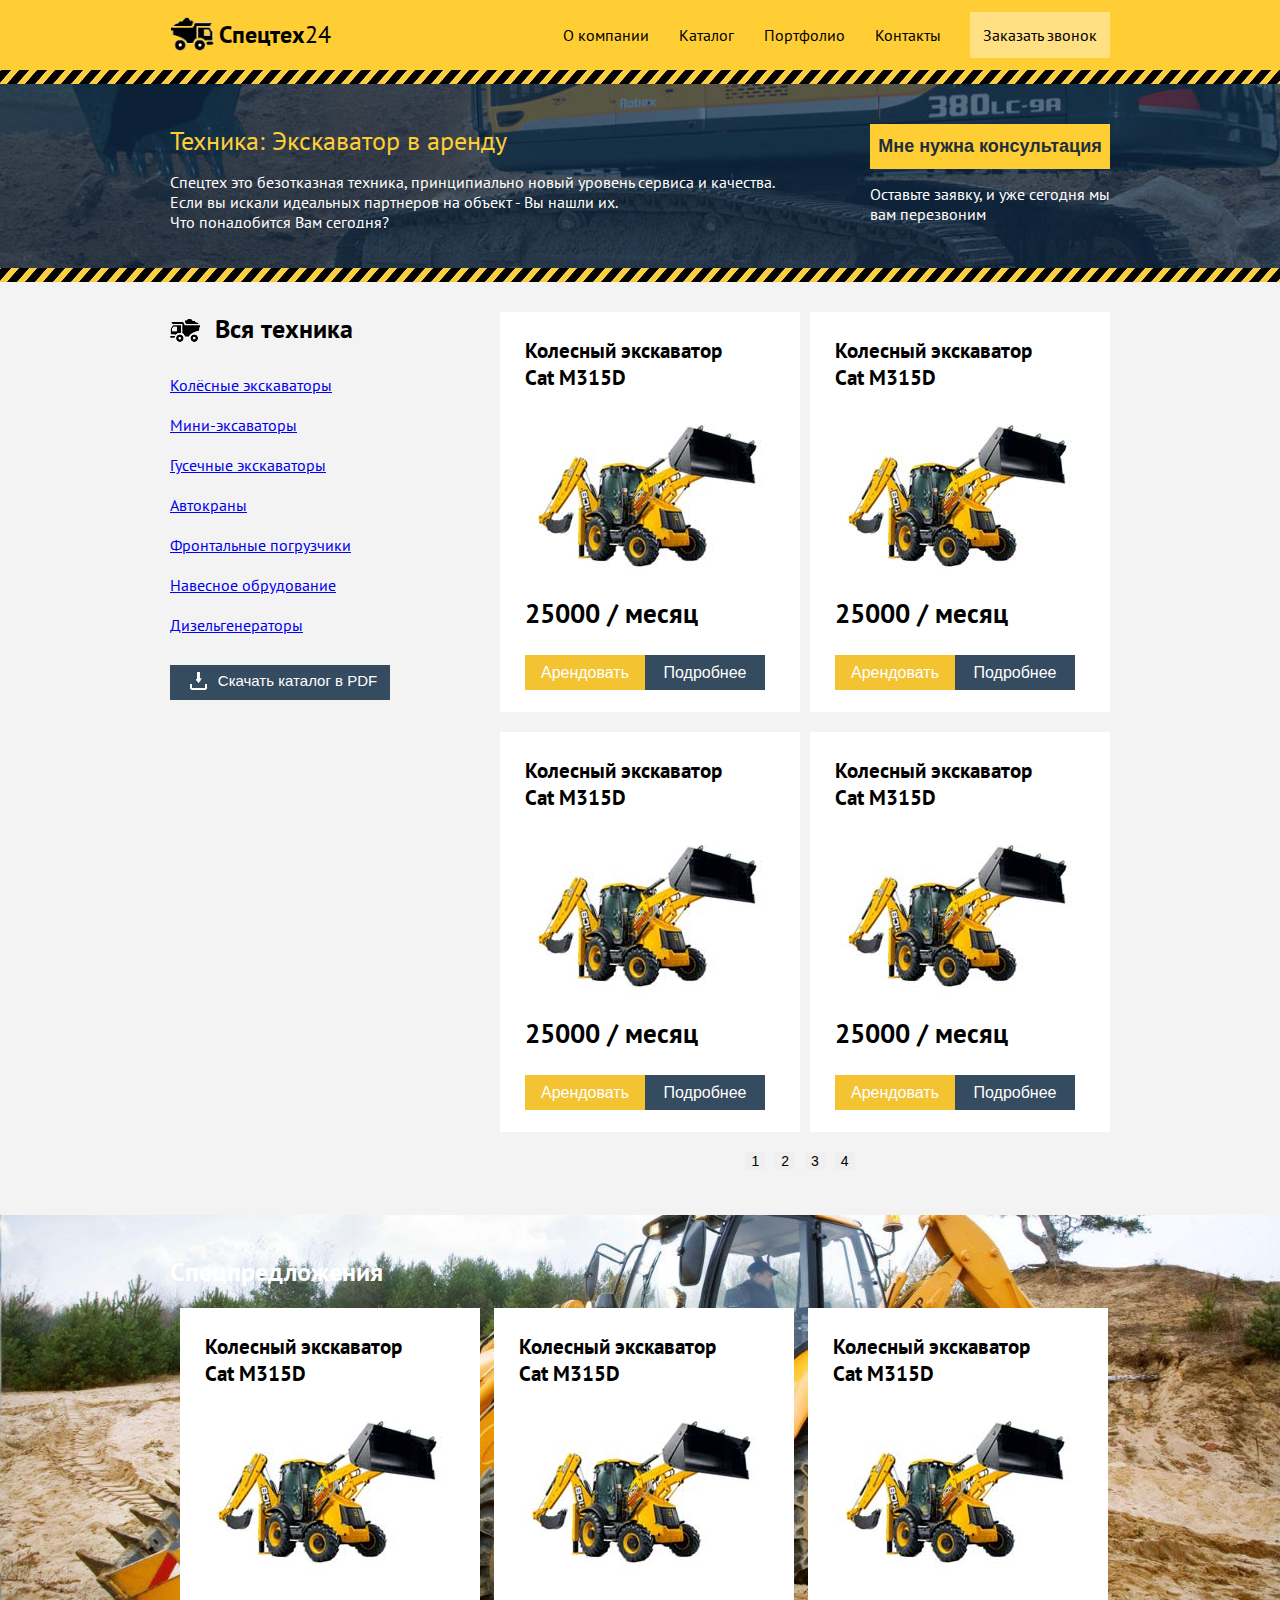
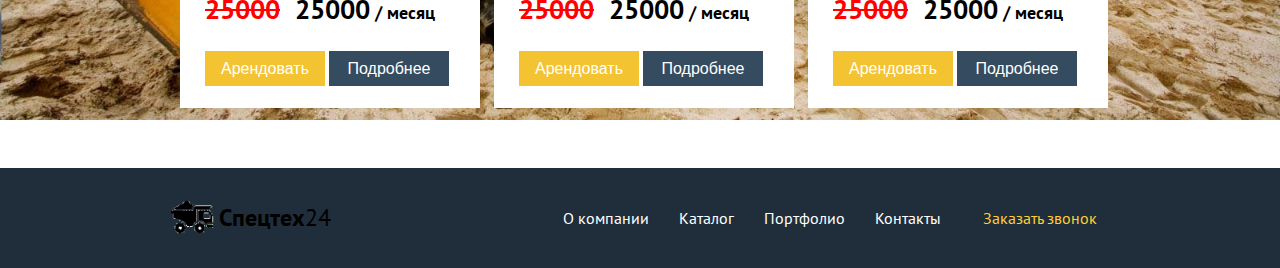
<file: catalog.html>
<!DOCTYPE html>
<html lang="ru">
<head>
  <meta charset="UTF-8">
  <title>Спецтех24</title>
  <link href="css/style.css" rel="stylesheet">
  <link href='https://fonts.googleapis.com/css?family=PT+Sans' rel='stylesheet' type='text/css'>
</head>
<body>
<!-- HEADER -->
  <header>
    <div class="page-header">
      <div class="container">
        <div class="logo">
            <span class="logo-text"><b>Спецтех</b>24</span>
        </div>
        <div class="no-logo">
          <nav class="main-nav">
            <ul>
              <li><a href=#>О компании</a></li>
              <li><a href=#>Каталог</a></li>
              <li><a href=#>Портфолио</a></li>
              <li><a href=#>Контакты</a></li>
            </ul>
          </nav>
          <div class="call-button">
          <a href=#>Заказать звонок</a>
          </div>
        </div>
      </div>
    </div>
  </header>

  <main>
  <!-- CONSULT -->
    <div class="catalog-consult">
      <div class="container">
        <div class="catalog-consult-text">
          <h2 class="consult-text">Техника: Экскаватор в аренду</h2>
          <p class="catalog-consult-slogan">Спецтех это безотказная техника, принципиально новый уровень сервиса и качества.<br>Если вы искали идеальных партнеров на объект - Вы нашли их.<br>Что понадобится Вам сегодня?</p>
        </div>
        <div class="catalog-consult-call">
           <button class="catalog-consult-btn">Мне нужна консультация</button>
          <p class="catalog-consult-slogan">Оставьте заявку, и уже сегодня мы вам перезвоним</p>
        </div>
      </div>
    </div>
    <!-- techTypes -->
    <div class="catalog-techTypes">
      <div class="container">
        <div class="catalog-techTypes-menu">
          <h2 class="catalog-techTypes-h2">Вся техника</h2>
          <ul class="catalog-techTypes-ul">
            <li class="catalog-techTypes-li"><a href=#>Колёсные экскаваторы</a></li>
            <li class="catalog-techTypes-li"><a href=#>Мини-эксаваторы</a></li>
            <li class="catalog-techTypes-li"><a href=#>Гусечные экскаваторы</a></li>
            <li class="catalog-techTypes-li"><a href=#>Автокраны</a></li>
            <li class="catalog-techTypes-li"><a href=#>Фронтальные погрузчики</a></li>
            <li class="catalog-techTypes-li"><a href=#>Навесное обрудование</a></li>
            <li class="catalog-techTypes-li"><a href=#>Дизельгенераторы</a></li>
          </ul>
          <button class="catalog-techTypes-menu-btn">Скачать каталог в PDF</button>
        </div>
        <div class="catalog-item">
          <div class="catalog-items">
            <h3 class="catalog-items-h3">Колесный экскаватор<br>Cat M315D</h3>
            <div class="catalog-items-image"></div>
            <p class="catalog-items-price">25000<span> / месяц</span></p>
            <button class="catalog-items-btn-rent">Арендовать</button>
            <button class="catalog-items-btn-more">Подробнее</button>
          </div>
          <div class="catalog-items">
            <h3 class="catalog-items-h3">Колесный экскаватор<br>Cat M315D</h3>
            <div class="catalog-items-image"></div>
            <p class="catalog-items-price">25000<span> / месяц</span></p>
            <button class="catalog-items-btn-rent">Арендовать</button>
            <button class="catalog-items-btn-more">Подробнее</button>
          </div>
          <div class="catalog-items">
            <h3 class="catalog-items-h3">Колесный экскаватор<br>Cat M315D</h3>
            <div class="catalog-items-image"></div>
            <p class="catalog-items-price">25000<span> / месяц</span></p>
            <button class="catalog-items-btn-rent">Арендовать</button>
            <button class="catalog-items-btn-more">Подробнее</button>
          </div>
          <div class="catalog-items">
            <h3 class="catalog-items-h3">Колесный экскаватор<br>Cat M315D</h3>
            <div class="catalog-items-image"></div>
            <p class="catalog-items-price">25000<span> / месяц</span></p>
            <button class="catalog-items-btn-rent">Арендовать</button>
            <button class="catalog-items-btn-more">Подробнее</button>
          </div>
          <div class="catalog-items-nav">
              <button href="#">1</button>
               <button href="#">2</button>
               <button href="#">3</button>
               <button href="#">4</button>
          </div>
        </div>
      </div>
    </div>
    <!-- soecOffer -->
    <div class="catalog-specOffer">
      <div class="container">
        <div class="catalog-specOffer-item">
           <h1 class="catalog-specOffer-h1">Спецпредложения</h1>
            <div class="catalog-items">
            <h3 class="catalog-items-h3">Колесный экскаватор<br>Cat M315D</h3>
            <div class="catalog-items-image"></div>
            <p class="catalog-items-price"><span class="del">25000</span>25000<span class="normal"> / месяц</span></p>
            <button class="catalog-items-btn-rent">Арендовать</button>
            <button class="catalog-items-btn-more">Подробнее</button>
          </div>
          <div class="catalog-items">
            <h3 class="catalog-items-h3">Колесный экскаватор<br>Cat M315D</h3>
            <div class="catalog-items-image"></div>
            <p class="catalog-items-price"><span class="del">25000</span>25000<span class="normal"> / месяц</span></p>
            <button class="catalog-items-btn-rent">Арендовать</button>
            <button class="catalog-items-btn-more">Подробнее</button>
          </div>
          <div class="catalog-items">
            <h3 class="catalog-items-h3">Колесный экскаватор<br>Cat M315D</h3>
            <div class="catalog-items-image"></div>
            <p class="catalog-items-price"><span class="del">25000</span>25000<span class="normal"> / месяц</span></p>
            <button class="catalog-items-btn-rent">Арендовать</button>
            <button class="catalog-items-btn-more">Подробнее</button>
          </div>
        </div>
      </div>
    </div>
  </main>
  <!-- FOOTER -->
  <footer>
    <div class="page-footer">
      <div class="container">
        <div class="logo">
          <span class="logo-text"><b>Спецтех</b>24</span>
        </div>
        <div class="no-logo">
          <nav class="main-nav">
            <ul>
              <li><a href=#>О компании</a></li>
              <li><a href=#>Каталог</a></li>
              <li><a href=#>Портфолио</a></li>
              <li><a href=#>Контакты</a></li>
            </ul>
          </nav>
          <div class="call-button">
          <a href=#>Заказать звонок</a>
          </div>
        </div>
      </div>
    </div>
  </footer>
</body>
</html>
</file>
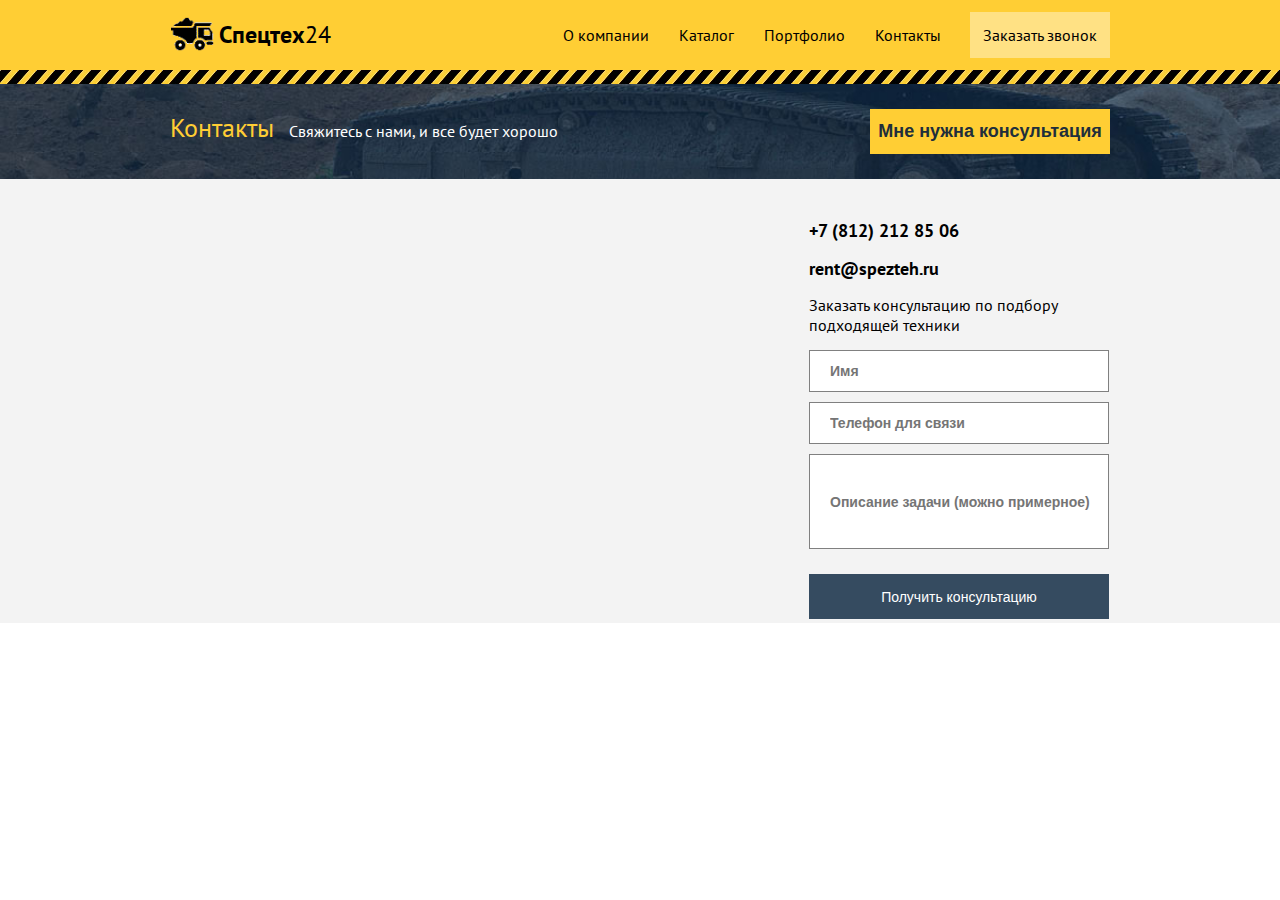
<file: contacts.html>
<!DOCTYPE html>
<html lang="ru">
  <head>
    <meta charset="UTF-8">
    <title>Спецтех24</title>
    <link href="css/style.css" rel="stylesheet">
    <link href='https://fonts.googleapis.com/css?family=PT+Sans' rel='stylesheet' type='text/css'>
  </head>
  <body>

    <header>
      <div class="page-header">
        <div class="container">
          <div class="logo">
            <span class="logo-text"><b>Спецтех</b>24</span>
          </div>
          <div class="no-logo">
            <nav class="main-nav">
              <ul>
                <li><a href=#>О компании</a></li>
                <li><a href=#>Каталог</a></li>
                <li><a href=#>Портфолио</a></li>
                <li><a href=#>Контакты</a></li>
              </ul>
            </nav>
            <div class="call-button">
            <a href=#>Заказать звонок</a>
            </div>
          </div>
        </div>
      </div>
    </header>

    <main>

      <div class="contacts-consult">
        <div class="container">
          <div class="contacts-consult-text">
            <h2 class="contacts-consult-text-h2">Контакты</h2> <span class="contacts-consult-advice">Свяжитесь с нами, и все будет хорошо</span>
          </div>
          <div class="contacts-consult-call">
             <button class="contacts-consult-btn">Мне нужна консультация</button>
          </div>
        </div>
      </div>

      <div class="contacts-formConsult">
        <div class="container">
          <div class="contacts-formConsult-map">
            <iframe src="https://api-maps.yandex.ru/frame/v1/-/CVdRzNim" width="620" height="400" frameborder="0"></iframe>
          </div>
          <div class="contacts-formConsult-request">
              <p class="contacts-formConsult-request-phone">+7 (812) 212 85 06</p>
              <p class="contacts-formConsult-request-mail">rent@spezteh.ru</p>
              <p class="contacts-formConsult-request-order">Заказать консультацию по подбору подходящей техники</p>
              <form class="contacts-formConsult-request-item">
                <input type="text" name="surname" placeholder="Имя">
                <input type="tel" name="number" placeholder="Телефон для связи">
                <input class="contacts-formConsult-request-item-more" type="text" name="task" placeholder="Описание задачи (можно примерное)">
                <button class="contacts-formConsult-request-item-btn">Получить консультацию</button>
              </form>
          </div>
        </div>
      </div>
    </main>
  </body>
</html>
</file>
<file: css/style.css>
* {
  box-sizing: border-box;
  margin: 0 auto;
}

.container {
  width: 940px;
  overflow: hidden;
  margin: 0 auto;
  font-family: 'PT Sans', sans-serif;
}

/*HEADER*/

.page-header {
  background-color: #ffce34;
}

.logo {
  float: left;
  padding-top: 7px;
  margin: 9px 0px;
  display: inline-block;
}

.logo:before {
  content: '';
  display: inline-block;
  width: 45px;
  height: 45px;
  background-size:100%;
  background-repeat: no-repeat;
  vertical-align: middle;
  background-image: url(../image/logo.png);
}

.logo-text {
  font-size: 24px;
}

.no-logo {
  text-align: right;
}

.call-button, .main-nav {
  vertical-align: middle;
  display: inline-block;
  padding: 12px;
}

.main-nav ul{
  padding: 0;
  margin: 0;
}

.main-nav li{
  display: inline-block;
}

.main-nav a, .call-button a {
  display: inline-block;
  text-decoration: none;
  color: black;
  border: 1px solid transparent;
  padding: 12px;
  font-size: 16px;
}

div.call-button {
  padding: 0;
  background-color: #ffe184;
}

.main-nav a:hover {
  border: 1px solid grey;
}

header:after, .promo:after, .technics-and-offer:after, .recommend:after, .catalog-techTypes:before {
  content: '';
  background-image: url(../image/border.png);
  display: block;
  height: 14px;
  width: 100%;
  background-repeat: repeat-x;
}

/*MAIN*/

/*PROMO*/

.promo {
  background-image: url(../image/promo.jpg);
  background-position: 0px -400px;
  background-size:cover;
  background-repeat: no-repeat;
}

.promo-slogan, .promo-title, .promo-btn {
  color: white;
  text-align:center;
}

.promo-slogan {
  font-size: 44px;
  text-transform: uppercase;
  margin-top: 125px;
  padding-bottom: 0;
  font-weight: bold;
}

.promo-title {
  font-size: 20px;
  width: 630px;
  padding-top: 15px;
  padding-bottom: 5px;
  font-weight: normal;
}

.promo-btn {
  margin-top: 20px;
  margin-bottom: 114px;
  padding-top: 10px;
  padding-bottom: 10px;
  text-decoration: none;
  border: 3px solid #ffce34;
  font-size: 16px;
  display: block;
  width: 220px;
}

/*CONSULT*/

.consult {
  background-color: #202e3b;
  font-size: 0px;
}

.consult-text {
  margin: 30px 0px;
  color: #ffce34;
  font-size: 24px;
}

input, .consult-btn {
  width: 23%;
  background-color: #202e3b;
  height: 42px;
  border: 1px solid #ffce34;
  margin-top: 0px;
  margin-bottom: 30px;
  margin-right: 2.6%;
  padding-left: 20px;
  font-weight: bold;
  font-size: 16px;
}

.consult-btn {
  text-decoration: none;
  display: inline-block;
  color: #202e3b;
  background-color: #ffce34;
  margin-right: 0;
  padding-left: 0;
}

/*INFO*/

.info {
  font-size: 0px;
  margin-top: 40px;
  margin-bottom: 40px;
}

.info-menu li {
  width: 25%;
  display: inline-block;
  font-size: 13px;
  padding-top: 0;
  height: 50px;
}

ul.info-menu {
  padding-left: 0;
}

ul.info-menu li:before {
  float: left;
  content: '';
  display: inline-block;
  width: 50px;
  height: 50px;
  padding-right: 5px;
  background-size:100%;
  background-repeat: no-repeat;
  vertical-align: middle;
}

li.hammer:before {
  background-image: url(../image/hammer.gif);
}

li.sledgehammer:before {
   background-image: url(../image/slangehammer.gif);
}

li.fence:before {
   background-image: url(../image/fence.gif);
}

li.man:before  {
   background-image: url(../image/man.gif);
}*

/*TECHNICS*/

.technics-and-offer {
  background-color: #f3f3f3;
  font-size: 0px;
}

.technics {
  width: 30%;
}

.technics, .offer {
  margin-top: 50px;
  margin-bottom: 50px;
  font-size: 16px;
  display: inline-block;
  vertical-align:top;
}

.technics-and-offer h2 {
  padding-bottom: 10px;
}

.technics ul {
  padding-left: 0;
}

.technics-li {
  padding-top: 5px;
  padding-bottom: 10px;
  list-style-type: none;
}

.technics-li a {
  color: #202e3b;
}
/*OFFER*/
.offer {
  width: 70%;
}

table {
  border-spacing:0px 0px;
  width: 700px;
}

.offer-row {
  height: 30px;
}

tr, th, td {
  padding: 5px 5px 10px 10px;
  margin-bottom: 5p   x;
  margin-top: 5px;
}

th {
  background: #dfdfdf;
  text-align: left;
}

/*RECOMMEND*/

.recommend{
  background-color: #202e3b;
}

.numbers {
  width: 40%;
  float: left;
}

.recommend h2 {
  color: white;
  margin-top: 40px;
  margin-bottom: 10px;
  font-weight: bold;
}

.recommend h2 span {
  font-weight: normal;
}

.recommend-numbers {
  font-size: 18px;
  color: #9e9e9e;
}

.recommend-numbers span {
  padding-right: 20px;
  font-size: 38px;
  color: #ffce34;
}

.client div {
  margin-bottom: 60px;
}

.client-img {
  float: left;
  height: 115px;
  width: 115px;
  border: 1px solid #ffce34;
  border-radius: 5px;
  margin-right: 15px;
}

.recommend blockquote {
  font-style: italic;
  font-size: 18px;
  color: white;
}


.recommend cite {
  padding-top: 10px;
  font-size: 18px;
  color: #ffce34;
  font-weight: bold;
}

/*FOOTER*/

.page-footer {
  background-color: #202e3b;
  padding: 15px;
}

.footer-logo-text {
  color: #ffce34;
}

footer .main-nav a {
  color:white;
}

footer .call-button a {
  color: #ffce34;
  background-color: #202e3b;
}

/*CATALOG*/

.catalog-consult {
  background-image: url(../image/promo.jpg);
  background-position: 0px -600px;
  background-size:cover;
  font-size: 0;
  padding-bottom: 40px;
}

h2.consult-text {
  font-size: 26px;
  font-weight: normal;
  margin-top: 40px;
  margin-bottom: 15px;
}

.catalog-consult-slogan {
  font-size:16px;
  height: 20px;
  color:white;
}

.catalog-consult-text {
  display: inline-block;
  width: 700px;
  margin-bottom: 10px;
}

.catalog-consult-call {
  display: inline-block;
  width: 240px;
  vertical-align: top;
}
[class*="-consult-btn"] {
  width: 240px;
  height: 45px;
  margin-top: 40px;
  margin-bottom: 15px;
  text-decoration: none;
  color: #202e3b;
  background-color: #ffce34;
  font-weight: bold;
  font-size: 18px;
  border: none;
}

/*catalog-TechTypes*/

.catalog-techTypes {
  font-size: 0;
  background-color: #f3f3f3;
}

.catalog-techTypes-menu {
  display: inline-block;
  vertical-align: top;
  width: 220px;
  margin:  30px 20px 0px 0px;
  font-size: 16px;
}

.catalog-techTypes-h2 {
  font-size: 26px;
  font-weight: bold;
  margin-bottom: 20px;
}

.catalog-techTypes-h2:before {
  content: '';
  display: inline-block;
  background-image: url(../image/techTypes.gif);
  background-repeat: no-repeat;
  background-position: 0 -2px;
  vertical-align: middle;
  width: 30px;
  height: 25px;
  margin-right: 15px;
}

ul.catalog-techTypes-ul {
  padding-left: 0;
}

li.catalog-techTypes-li {
  padding: 10px 0px 10px 0px;
  list-style-type: none;
}

.catalog-techTypes-menu-btn {
  width: 220px;
  height: 35px;
  background-color: #354b60;
  color:white;
  border:none;
  text-decoration: none;
  margin-top: 20px;
  font-size: 15px;
}

.catalog-techTypes-menu-btn:before {
  content: '';
  display: inline-block;
  background-image: url(../image/download.gif);
  background-repeat: no-repeat;
  background-position: 0 -2px;
  vertical-align: middle;
  width: 25px;
  height: 25px;
  margin-right: 10px;
}

.catalog-item {
  display: inline-block;
  width: 620px;
  margin: 30px 0px 45px 80px;
}

.catalog-items {
  display: inline-block;
  width: 300px;
  height: 400px;
  margin: 0px 0px 20px 10px;
  padding: 25px;
  background-color: white;
}

.catalog-items-h3 {
  font-size: 21px;
  font-weight: bold;
  padding-bottom:25px;
}

.catalog-items-image {
  background-image: url(../image/cat315.jpg);
  width: 240px;
  height: 160px;
}

.catalog-items-price {
  padding-top: 20px;
  font-size: 27px;
  font-weight: bold;
}

.normal {
  font-size: 18px;
}

[class^="catalog-items-btn-"] {
  display: inline;
  width: 120px;
  height: 35px;
  color: white;
  font-size: 16px;
  border:none;
  text-decoration: none;
  margin-top: 25px;
}

.catalog-items-btn-rent {
  background-color: #f3c331;
}

.catalog-items-btn-more {
  background-color: #354b60;
}

.catalog-items-nav {
  text-align: center;
}
.catalog-items-nav button {
  font-size: 14px;
  display: inline;
  border:none;
  margin-left: 5px;
  margin-right: 5px
}

.catalog-specOffer {
  background-image: url(../image/catalogOffer.jpg);
  background-position: 0px -400px;
  background-size:cover;
  background-repeat: no-repeat;
}

.catalog-specOffer-item {
  margin-top: 40px;
  margin-bottom: 40px;
}

.catalog-specOffer-h1 {
  margin-top: 40px;
  font-size: 26px;
  font-weight: bold;
  color: white;
  margin-bottom: 20px;
}

.del {
  text-decoration: line-through;
  color:red;
  padding-right: 15px;
}

/*CONTACTS*/

.contacts-consult {
  font-size: 0;
  background-image: url(../image/promo.jpg);
  background-position: 0px -700px;
  background-size:cover;
  background-repeat: no-repeat;
}

.contacts-consult-text {
  display: inline-block;
  width: 700px;
}

.contacts-consult-text-h2 {
  display: inline;
  font-size: 26px;
  font-weight: normal;
  margin-top: 40px;
  margin-bottom: 15px;
  color: #ffcd34;
}

.contacts-consult-advice {
  padding-left: 15px;
  font-size: 16px;
  color: white;
}

.contacts-consult-call {
  display: inline-block;
  width: 240px;
}

.contacts-consult-btn {
  margin-top: 25px;
  margin-bottom: 25px;
}

.contacts-formConsult{
  background-color: #f3f3f3;
}
.contacts-formConsult-map {
  margin-top: 40px;
  display: inline-block;
}

.contacts-formConsult-request {
  margin-top: 40px;
  margin-left: 15px;
  display: inline-block;
  width: 300px;
  height: 400px;
  vertical-align: top;
}

.contacts-formConsult-request-phone, .contacts-formConsult-request-mail {
  font-size: 18px;
  font-weight: bold;
  margin-bottom: 15px;
}

.contacts-formConsult-request-order {
  font-size: 16px;
  font-weight: normal;
  margin-bottom: 15px;
}

.contacts-formConsult-request-item input {
  display: block;
  text-decoration: none;
  background-color: white;
  border: 1px solid grey;
  width: 100%;
  font-size: 14px;
  margin-bottom: 10px;
}

input.contacts-formConsult-request-item-more {
  height: 95px;
  margin-bottom: 25px;
}

.contacts-formConsult-request-item-btn {
  display: block;
  text-decoration: none;
  border: none;
  background-color: #354b60;
  font-size: 14px;
  height: 45px;
  width: 300px;
  color:white;
}
</file>
